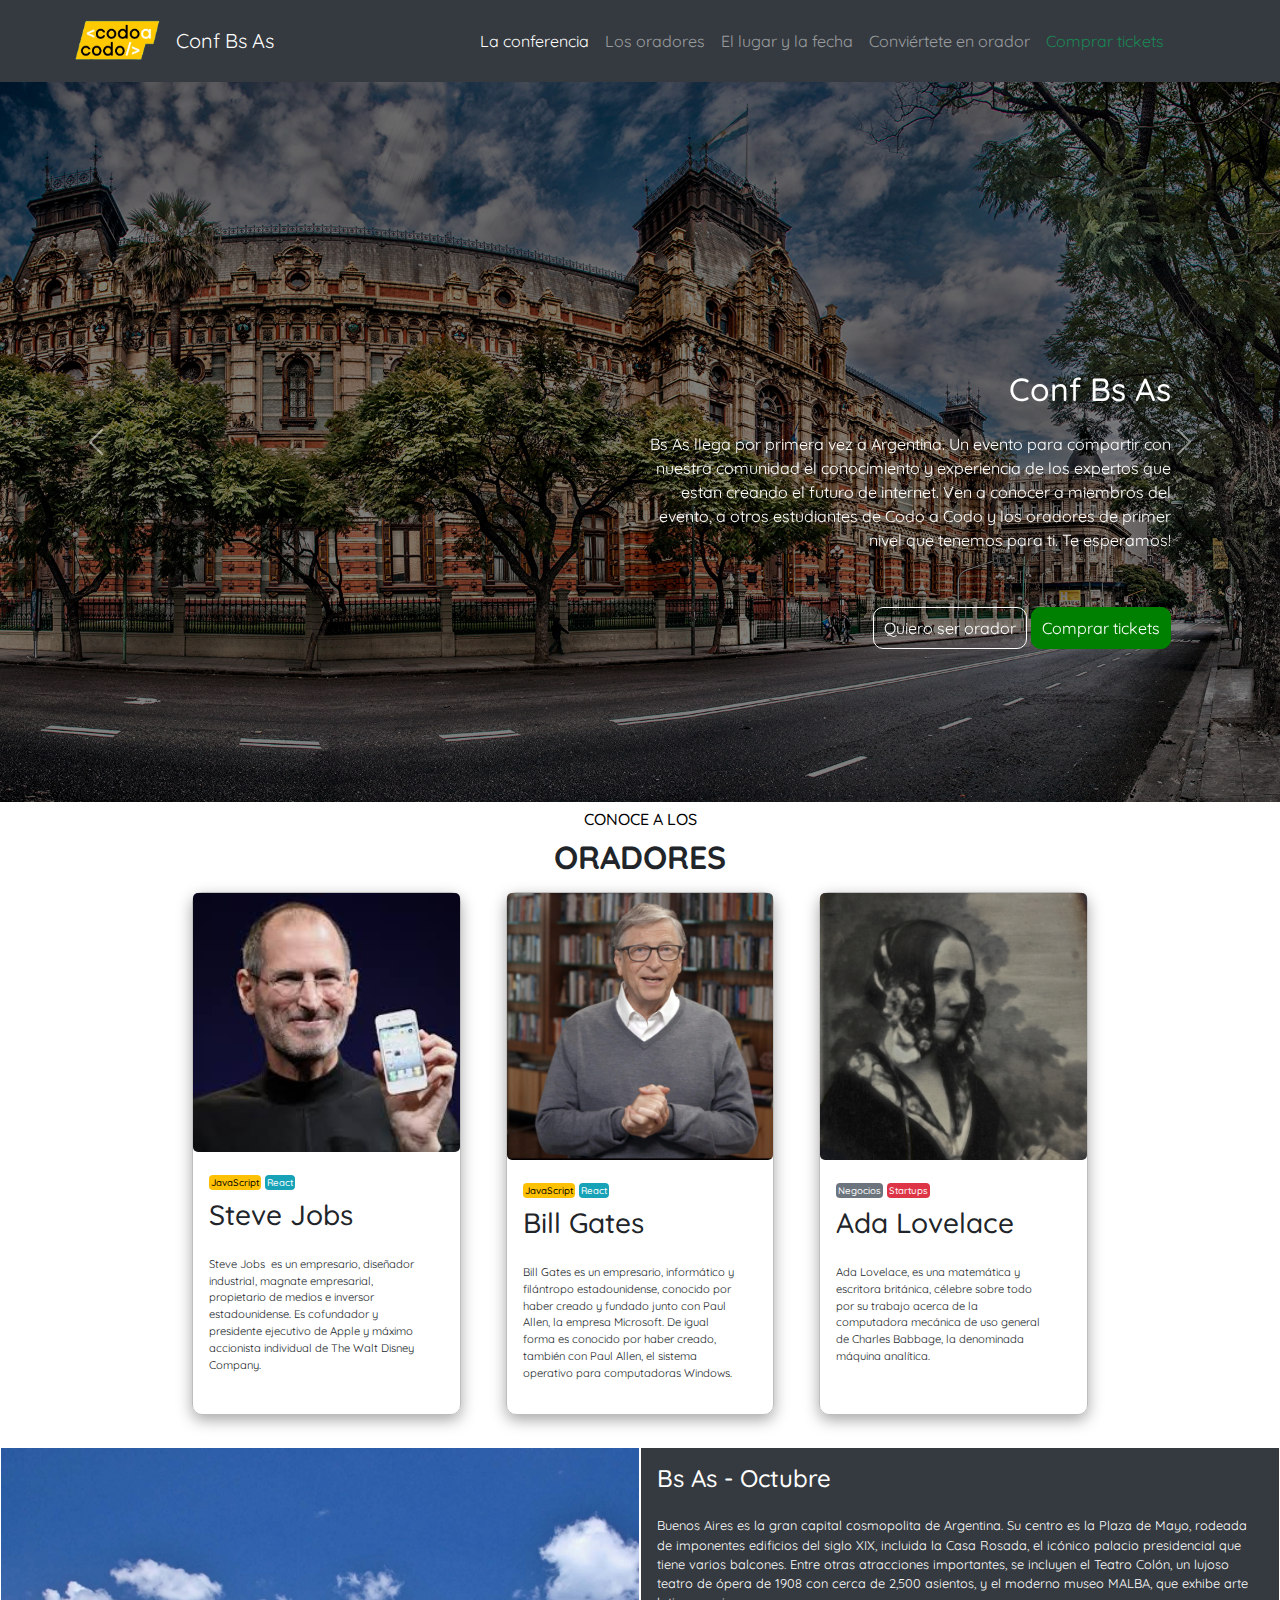
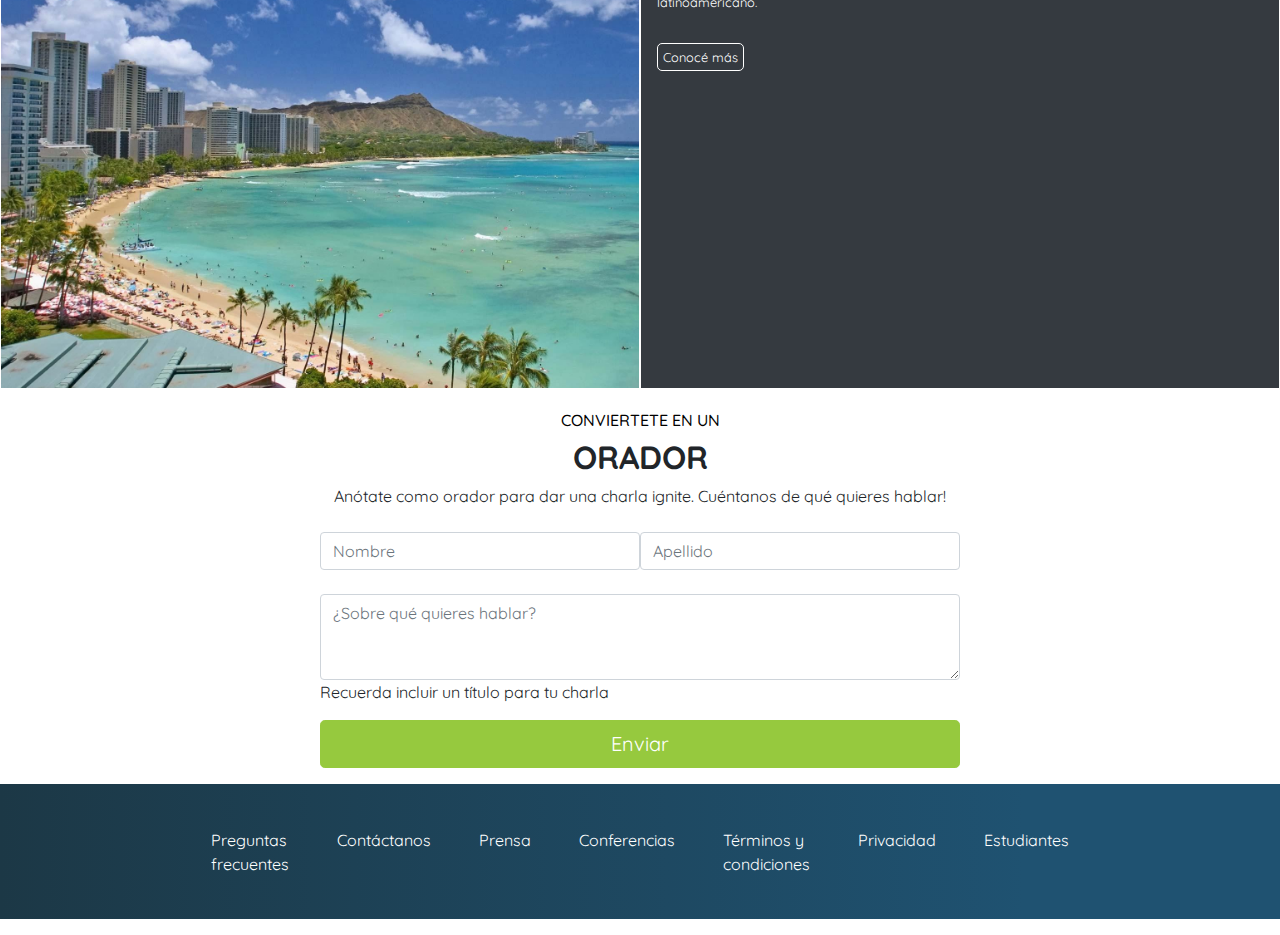
<file: index.html>
<!DOCTYPE html>
<html lang="es">

    <head>
        <meta charset="UTF-8">
        <meta http-equiv="X-UA-Compatible" content="IE=edge">
        <meta name="viewport" content="width=device-width, initial-scale=1.0">
        <title>Proyecto</title>
        <link rel="shorcut icon" href="favicon.ico">
        <link rel="stylesheet" href="./css/bootstrap.min.css">
        <link rel="stylesheet" href="./css/style.css">
        <link rel="preconnect" href="https://fonts.googleapis.com">
        <link rel="preconnect" href="https://fonts.gstatic.com" crossorigin>
        <style>@import url('https://fonts.googleapis.com/css2?family=Quicksand:wght@300;400;600;700&display=swap');</style>
    </head>

    <body>
        <!-- 
            <header class="header_flex">
            <div class="header_logo">
                <img class="img_logo" src="./assets/imagenes/codoacodo.png" alt="Logo Codo a Codo" loading="lazy">
                <h2 class="title_logo">Conf Bs As </h2>
            </div>
            <nav class="header_links">
                <a class="link color_blanco" href="#">La conferencia</a>
                <a class="link" href="#oradores">Los oradores</a>
                <a class="link" href="#lugaryfecha">El lugar y la fecha</a>
                <a class="link" href="#contacto">Conviértete en orador</a>
                <a class="link color_verde" href="./pages/comprartickets.html">Comprar tickets</a>
            </nav>     
        </header>
        -->

        <nav class="navbar navbar-expand-lg navbar-light bgcolorgris">
            <div class="container-fluid mx-5">
                <img class="img_logo" src="./assets/imagenes/codoacodo.png" alt="Logo Codo a Codo" loading="lazy">
                <a class="navbar-brand text-white" href="#">Conf Bs As</a>
              <button class="navbar-toggler" type="button" data-bs-toggle="collapse" data-bs-target="#navbarSupportedContent" aria-controls="navbarSupportedContent" aria-expanded="false" aria-label="Toggle navigation ">
                <span class="navbar-toggler-icon"></span>
              </button>
              <div class="collapse navbar-collapse justify-content-end mx-5" id="navbarSupportedContent">
                <ul class="navbar-nav mb-2 mb-lg-0 bg ">
                    <li class="nav-item">
                        <a class="nav-link active text-white" aria-current="page" href="#">La conferencia</a>
                      </li>
                      <li class="nav-item">
                        <a class="nav-link text-white-50" href="#oradores">Los oradores</a>
                      </li>
                      <li class="nav-item">
                        <a class="nav-link text-white-50" href="#lugaryfecha">El lugar y la fecha</a>
                      </li>
                      <li class="nav-item">
                        <a class="nav-link text-white-50" href="#contacto">Conviértete en orador</a>
                      </li>
                      <li class="nav-item">
                        <a class="nav-link text-success" href="./pages/comprartickets.html">Comprar tickets</a>
                      </li>
              </div>
            </div>
          </nav>
        
        <!-- 
        <main>
            <section class="section_main">
                <div class="div_main">
                    <h1 class="h1_main">Conf Bs As</h1>
                    <p class="p_main">Bs As llega por primera vez a Argentina. Un evento para compartir con <br> nuestra comunidad el conocimiento y experiencia de los expertos que <br> estan creando el futuro de internet. Ven a conocer a miembros del <br>evento, a otros estudiantes de Codo a Codo y los oradores de primer <br>nivel que tenemos para ti. Te esperamos!</p>
                    <div class="botones_main">

                        <a class="boton_contacto" href="./pages/contacto.html">Quiero ser orador</a>
                        <a class="boton_tickets" href="./pages/comprartickets.html">Comprar tickets</a>
                    
                    </div>
                   </div>
            </section>
        </main>
        -->
        <main>  
            <section>
              <div id="carouselExampleFade" class="carousel slide carousel-fade carousel_absolute" data-bs-ride="carousel">
                <div class="carousel-inner menosbrillo">
                  <div class="carousel-item active">
                    <img src="./assets/imagenes/ba1.jpg" class="d-block w-100" alt="Imagen de Buenos Aires">
                  </div>
                  <div class="carousel-item">
                    <img src="./assets/imagenes/ba2.jpg" class="d-block w-100" alt="Imagen de Buenos Aires">
                  </div>
                  <div class="carousel-item">
                    <img src="./assets/imagenes/ba3.jpg" class="d-block w-100" alt="Imagen de Buenos Aires">
                  </div>
                </div>
                <button class="carousel-control-prev" type="button" data-bs-target="#carouselExampleFade" data-bs-slide="prev">
                  <span class="carousel-control-prev-icon" aria-hidden="true"></span>
                  <span class="visually-hidden">Previous</span>
                </button>
                <button class="carousel-control-next" type="button" data-bs-target="#carouselExampleFade" data-bs-slide="next">
                  <span class="carousel-control-next-icon" aria-hidden="true"></span>
                  <span class="visually-hidden">Next</span>
                </button>
              </div>
              <div class="div_main">
                <h1>Conf Bs As</h1>
                <p class="p_main">Bs As llega por primera vez a Argentina. Un evento para compartir con <br> nuestra comunidad el conocimiento y experiencia de los expertos que <br> estan creando el futuro de internet. Ven a conocer a miembros del <br>evento, a otros estudiantes de Codo a Codo y los oradores de primer <br>nivel que tenemos para ti. Te esperamos!</p>
                <div class="mt-3 botones_main">
                  <a class="boton_contacto" href="#contacto">Quiero ser orador</a>
                  <a class="boton_tickets" href="./pages/comprartickets.html">Comprar tickets</a>
                </div>
              </div>
            </section>
          
        </main>


        <section id="oradores">
            <div class="section_titulo">
                <h6>CONOCE A LOS</h6>
                <h2 class="fw-bold">ORADORES</h2>
            </div>
            
            <div class="padre_tarjetas">
                <div class="tarjetas_flex">
                    <div class="tarjeta">
                        <img class="tarjeta_img" src="./assets/imagenes/steve.jpg" alt="Foto de Steve Jobs" loading="lazy">
                        <div class="tarjeta_contenido">
                            <h4 class="orador_caja fondo_yellow">JavaScript</h4>
                            <h4 class="orador_caja fondo_cian">React</h4>
                            <h3 class="orador_name">Steve Jobs</h3>
                            <div class="tarjeta_parrafo">
                                <p>Steve Jobs ​​​​ es un empresario, diseñador industrial, magnate empresarial, propietario de medios e inversor estadounidense. Es cofundador y presidente ejecutivo de Apple​ y máximo accionista individual de The Walt Disney Company.</p>
                            </div>
                        </div>
                    </div>
                
                    <div class="tarjeta">
                        <img class="tarjeta_img" src="./assets/imagenes/bill.jpg" alt="Foto de Bill Gates" loading="lazy">
                        <div class="tarjeta_contenido">
                            <h4 class="orador_caja fondo_yellow">JavaScript</h4>
                            <h4 class="orador_caja fondo_cian">React</h4>
                            <h3 class="orador_name">Bill Gates</h3>
                            <div class="tarjeta_parrafo">
                                <p>Bill Gates es un empresario, informático y filántropo estadounidense, conocido por haber creado y fundado junto con Paul Allen, la empresa Microsoft. De igual forma es conocido por haber creado, también con Paul Allen, el sistema operativo para computadoras Windows. </p>
                            </div>
                        </div>
                    </div>
                
                    <div class="tarjeta">
                        <img class="tarjeta_img" src="./assets/imagenes/ada.jpeg" alt="Foto de Ada Lovelace" loading="lazy">
                        <div class="tarjeta_contenido">
                            <h4 class="orador_caja fondo_gris">Negocios</h4>
                            <h4 class="orador_caja fondo_rojo">Startups</h4>
                            <h3 class="orador_name">Ada Lovelace</h3>
                            <div class="tarjeta_parrafo">
                                <p>Ada Lovelace, es una matemática y escritora británica, célebre sobre todo por su trabajo acerca de la computadora mecánica de uso general de Charles Babbage, la denominada máquina analítica.</p>
                            </div>
                        </div>
                    </div>
                </div>

            </div>

        </section>

        <section id="lugaryfecha" class="section_dividida">

            <div class="contenido_izq">

            </div>


            <div class="contenido_der">
                <h3 class="titulo_der" >Bs As - Octubre</h3>
                <p class="parrafo_der" >Buenos Aires es la gran capital cosmopolita de Argentina. Su centro es la Plaza de Mayo, rodeada de imponentes edificios del siglo XIX, incluida la Casa Rosada, el icónico palacio presidencial que tiene varios balcones. Entre otras atracciones importantes, se incluyen el Teatro Colón, un lujoso teatro de ópera de 1908 con cerca de 2,500 asientos, y el moderno museo MALBA, que exhibe arte latinoamericano.</p>
                <div class="padre_boton_der">
                    <a class="boton_der" href="./pages/comprartickets.html">Conocé más</a>
                </div>
                </div>

        </section>
        
        <section id="contacto">
    
                <div class="section_titulo" >
                    <h6>CONVIERTETE EN UN</h3>
                    <h2 class="fw-bold">ORADOR</h2>
                    <p class="p_contacto">Anótate como orador para dar una charla ignite. Cuéntanos de qué quieres hablar!</p>
                </div>
            
                <form>
                    <div class="form-row d-flex width50">
                      <div class="col">
                        <input type="text" class="form-control" placeholder="Nombre">
                      </div>
                      <div class="col">
                        <input type="text" class="form-control" placeholder="Apellido">
                      </div>
                    </div>

                    <div class="form-group width50">
                        <label for="exampleFormControlTextarea1"></label>
                        <textarea class="form-control" id="exampleFormControlTextarea1" rows="3" placeholder="¿Sobre qué quieres hablar?"></textarea>
                        <p  class="mx-auto fs-6">Recuerda incluir un título para tu charla</p>
                        <button type="button" class="btn btn-success btn-lg w-100">Enviar</button>
                    </div>

                </form>

        <footer>
            <div class="footermargin">
              <ul class="nav justify-content-center bgcolorgradiente altofooter align-content-center mb-3 mt-3">
                <li class="nav-item">
                  <a class="nav-link text-white p-4" href="#">Preguntas<br> frecuentes</a>
                </li>
                <li class="nav-item">
                  <a class="nav-link text-white p-4" href="#">Contáctanos</a>
                </li>
                <li class="nav-item">
                  <a class="nav-link text-white p-4" href="#">Prensa</a>
                </li>
                <li class="nav-item">
                  <a class="nav-link text-white p-4" href="#">Conferencias</a>
                </li>
                <li class="nav-item">
                  <a class="nav-link text-white p-4" href="#">Términos y <br> condiciones</a>
                </li>
                <li class="nav-item">
                  <a class="nav-link text-white p-4" href="#">Privacidad</a>
                </li>
                <li class="nav-item">
                  <a class="nav-link text-white p-4" href="#">Estudiantes</a>
                </li>
                
              </ul>
            </div>
            

        </footer>

                <!-- 
                <form>
                    <div class="row">
                      <div class="col">
                        <input type="text" class="form-control" placeholder="First name">
                      </div>
                      <div class="col">
                        <input type="text" class="form-control" placeholder="Last name">
                      </div>
                    </div>
                  </form>

                <div class="form_orador">
                    <div class="form_data">
                        <input type="text" placeholder="Nombre">
                        <input type="text" placeholder="Apellido">
                    </div>
                    <div class="form_text">
                        <textarea name="" id="" cols="30" rows="10" placeholder="¿Sobre qué quieres hablar?"></textarea>
                    </div>
                        <p>Recuerda incluir un título para tu charla</p>
                    <div>
                        <input type="submit">
                    </div>
                </div>
            </form>   
                

        </section>

        <footer>
            <a href="">Preguntas frecuentes</a>
            <a href="">Contáctanos</a>
            <a href="">Prensa</a>
            <a href="">Conferencias</a>
            <a href="">Términos y condiciones</a>
            <a href="">Privacidad</a>
            <a href="">Estudiantes</a>
        </footer>

        -->

        
        <script src="./js/bootstrap.bundle.min.js"></script>

    </body>

</html>
</file>
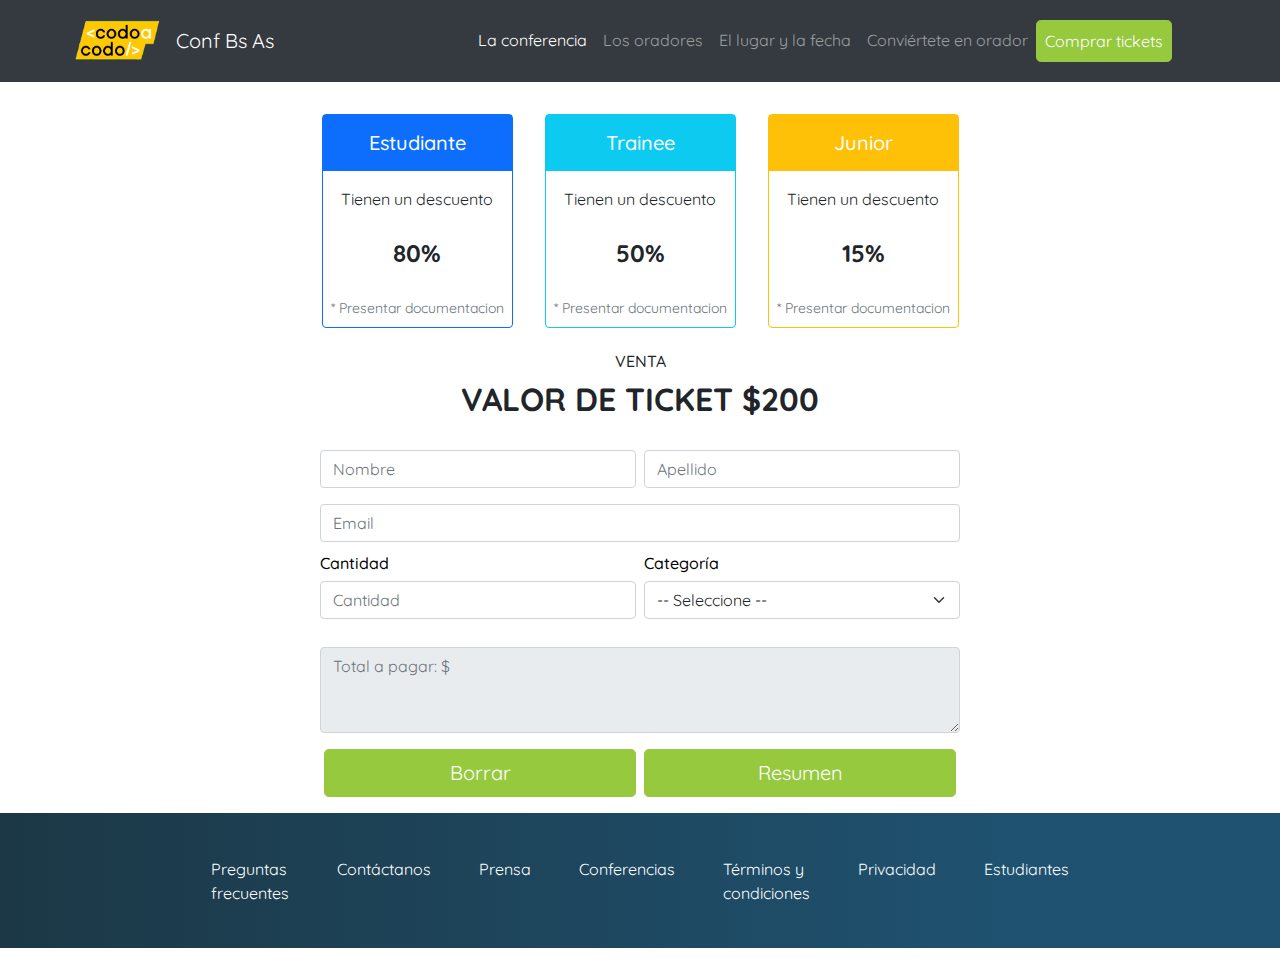
<file: pages/comprartickets.html>
<!DOCTYPE html>
<html lang="es">
<head>
    <meta charset="UTF-8">
    <meta http-equiv="X-UA-Compatible" content="IE=edge">
    <meta name="viewport" content="width=device-width, initial-scale=1.0">
    <title>Comprar tickets</title>
    <link rel="shorcut icon" href="../favicon.ico">
    <link rel="stylesheet" href="../css/bootstrap.min.css">
    <link rel="stylesheet" href="../css/style.css">
    <link rel="preconnect" href="https://fonts.googleapis.com">
    <link rel="preconnect" href="https://fonts.gstatic.com" crossorigin>
    <style>@import url('https://fonts.googleapis.com/css2?family=Quicksand:wght@300;400;600;700&display=swap');</style>
    
</head>
<body>

    <nav class="navbar navbar-expand-lg navbar-light bgcolorgris">
        <div class="container-fluid mx-5">
            <img class="img_logo" src="../assets/imagenes/codoacodo.png" alt="Logo Codo a Codo" loading="lazy">
            <a class="navbar-brand text-white" href="#">Conf Bs As</a>
            <button class="navbar-toggler" type="button" data-bs-toggle="collapse" data-bs-target="#navbarSupportedContent" aria-controls="navbarSupportedContent" aria-expanded="false" aria-label="Toggle navigation ">
            <span class="navbar-toggler-icon"></span>
            </button>
          <div class="collapse navbar-collapse  justify-content-end mx-5" id="navbarSupportedContent">
            <ul class="navbar-nav mb-2 mb-lg-0 bg ">
                <li class="nav-item">
                    <a class="nav-link active text-white" aria-current="page" href="../index.html">La conferencia</a>
                  </li>
                  <li class="nav-item">
                    <a class="nav-link text-white-50" href="../index.html">Los oradores</a>
                  </li>
                  <li class="nav-item">
                    <a class="nav-link text-white-50" href="../index.html">El lugar y la fecha</a>
                  </li>
                  <li class="nav-item">
                    <a class="nav-link text-white-50" href="../index.html">Conviértete en orador</a>
                  </li>
                  <li class="nav-item">
                    <a class="nav-link btn btn-success rounded-3 text-white" href="#">Comprar tickets</a>
                  </li>
          </div>
        </div>
      </nav>

      <div>

        <div class="card-group">
          <div class="text-center d-flex justify-content-center me-auto ms-auto" >
            <div class="card border-primary cards_tickets">
              <div class="card-body">
                <h5 class="card_ticket_title card-title bg-primary  text-white">Estudiante</h5>
                <p class="card-text p-2">Tienen un descuento</p>
                <p class="card-text fs-4 fw-bold ">80%</p>
                <p class="card-text p-2"><small class="text-muted">* Presentar documentacion</small></p>
              </div>
            </div>
            <div class="card border-info cards_tickets">
              <div class="card-body">
                <h5 class="card_ticket_title card-title bg-info text-white">Trainee</h5>
                <p class="card-text p-2">Tienen un descuento</p>
                <p class="card-text fs-4 fw-bold">50%</p>
                <p class="card-text p-2"><small class="text-muted">* Presentar documentacion</small></p>
              </div>
            </div>
            <div class="card border-warning cards_tickets">
              <div class="card-body">
                <h5 class="card_ticket_title card-title bg-warning text-white">Junior</h5>
                <p class="card-text p-2">Tienen un descuento</p>
                <p class="card-text fs-4 fw-bold">15%</p>
                <p class="card-text p-2"><small class="text-muted">* Presentar documentacion</small></p>
              </div>
            </div>
          </div>
        </div>
      </div>

      <div class="d-flex flex-column align-items-center">
          <h4 class="fs-6 mt-2">VENTA</h4>
          <h1 class="fs-2 fw-bold">VALOR DE TICKET $200</h1>
      </div>

      <form>
        <div class="form-row d-flex width50">
          <div class="my-2 me-1 col">
            <input id="nombre" type="text" class="form-control" placeholder="Nombre">
          </div>
          <div class="my-2 ms-1 col">
            <input id="apellido" type="text" class="form-control" placeholder="Apellido">
          </div>
        </div>
        <div class="my-2 col width50">
          <input id="email" type="text" class="form-control" placeholder="Email">
        </div>

        <div class="form-row d-flex width50">
          <div class="my-1 me-1 col">
            <h6 class="fs-6">Cantidad</h6>
            <input id="cantidad" type="text" class="form-control" placeholder="Cantidad">
          </div>
          <div class="my-1 ms-1 col">
            <h6 class="fs-6">Categoría</h6>
            <select id="selector" class="form-select" aria-label="Default select example">
              <option value="0" selected>-- Seleccione --</option>
              <option value="1">Sin categoria</option>
              <option value="2">Estudiante</option>
              <option value="3">Trainee</option>
              <option value="4">Junior</option>
            </select>
          </div>
        </div>


        <div class="form-group width50">
            <label for="exampleFormControlTextarea1"></label>
            <textarea class="form-control" id="exampleFormControlTextarea1" rows="3" placeholder="Total a pagar: $" disabled readonly></textarea>
            <div class="d-flex justify-content-between my-3">
              <button id="btnBorrar" type="button" class="btn btn-success btn-lg w-100 mx-1">Borrar</button>
              <button id="btnResumen" type="button" class="btn btn-success btn-lg w-100 mx-1">Resumen</button>
            </div>
        </div>

    </form>

      <footer>
        <div class="footermargin">
          <ul class="nav justify-content-center bgcolorgradiente altofooter align-content-center mb-3 mt-3">
            <li class="nav-item">
              <a class="nav-link text-white p-4" href="#">Preguntas<br> frecuentes</a>
            </li>
            <li class="nav-item">
              <a class="nav-link text-white p-4" href="#">Contáctanos</a>
            </li>
            <li class="nav-item">
              <a class="nav-link text-white p-4" href="#">Prensa</a>
            </li>
            <li class="nav-item">
              <a class="nav-link text-white p-4" href="#">Conferencias</a>
            </li>
            <li class="nav-item">
              <a class="nav-link text-white p-4" href="#">Términos y <br> condiciones</a>
            </li>
            <li class="nav-item">
              <a class="nav-link text-white p-4" href="#">Privacidad</a>
            </li>
            <li class="nav-item">
              <a class="nav-link text-white p-4" href="#">Estudiantes</a>
            </li>
            
          </ul>
        </div>
        

    </footer>

      <script src="../js/main.js"></script>
      <script src="../js/bootstrap.bundle.min.js"></script>
    
</body>
</html>
</file>
<file: css/style.css>
* {
    margin: 0;
    font-family: 'Quicksand', sans-serif;
}

.header_flex {
    width: 100%;
    background-color: #353A40;
    display: flex;
    position: fixed;
}

.bgcolorgris {
    background-color: #353A40;
}

.header_logo {
    align-items: center;
    width: 40%;
    padding-left: 3rem;
    color: white;
    display: inline-flex;
}

.img_logo {
    width: 10%;
}
.title_logo {
    font-size: 1.2rem;
    font-weight: lighter;
}


 /*  
.section_main {
    background-image: linear-gradient(to right,rgb(0 0 0 /.5),rgb(0 0 0 /.5)), url(../assets/imagenes/ba1.jpg);
    background-size: cover;
    background-position: center;
    height: 100vh;
    width: 100%;
    display: flex;
    align-items:center;
    justify-content: flex-end;
}
*/

.gradiente_main {
    background-image: linear-gradient(to right,rgb(0 0 0 /.5),rgb(0 0 0 /.5)),
}

.div_main {
    display: flex;
    align-items:flex-end;
    justify-content: flex-end;
    flex-direction: column;
    position: absolute;
    top: 370px; left: 650px;
    z-index: 100;
    color: white;
    text-align: end;
}

.menosbrillo {
    filter: brightness(50%);
}

h1 {
    font-size: 2rem;
    padding-bottom: 1rem;
}

.botones_main {
    padding-top: 2rem;
    
}

.boton_contacto {
    border: 1px solid #ffffff;
    padding: 10px;
    color: #ffffff; 
    text-decoration: none; 
    border-radius: 10px; 

}

.boton_tickets {
    border: 1px solid #008000;
    padding: 10px;
    background-color: #008000;
    color: #ffffff;
    text-decoration: none;
    border-radius: 10px;
}

.header_links {
    width: 60%;
    padding-right: 3rem;
    display: flex;
    align-items: center;
    justify-content: space-between;
}

.link {
    text-decoration: none;
    font-size: 1rem;
    color: rgb(192, 192, 192);
}

.color_verde {
    color: #008000;
}

.color_blanco {
    color: white;
}

.section_titulo {
    display: flex;
    flex-direction: column;
    align-items:center;
    padding-top: .5rem;
    padding-bottom: .5rem;
}


.padre_tarjetas {
    width: 100%;
    display: flex;
    justify-content: center;
    align-items: center;
    margin-bottom: 2rem;
}

.tarjetas_flex {
    width: 70%;
    display: flex;
    justify-content: space-between;
}

.tarjeta {
    width: 30%;
    border: 1px solid rgb(190, 190, 190);
    border-radius: 10px;
    box-shadow: rgba(0, 0, 0, 0.35) 0px 5px 15px;
}

.tarjeta_parrafo {
    width: 90%;
    font-size: 0.7rem;
    padding-top: 1rem;
}

.tarjeta_img {
    width: 100%;
    border-radius: 5px;
}

.tarjeta_contenido {
    padding: 1rem;
}

.orador_caja {
    color: #ffffff;
    font-size: .6rem;
    display: inline-block;
    padding: 2px;
    border-radius: 4px;
}

.fondo_yellow {
    background-color: #ffc104;
    color: black;
}

.fondo_cian {
    background-color: #17a2b7;
}

.fondo_gris {
    background-color: #6c757e;
}

.fondo_rojo {
    background-color: #dd3546;
}

.section_dividida {
    display: flex;
    height: 60vh;
    margin-bottom: 1rem;
}

.contenido_izq {
    height: 100%;
    width: 50%;
    margin: 1px;
    background-image: url("../assets/imagenes/honolulu.jpg");
    background-size: cover;
}

.contenido_der {
    height: 100%;
    width: 50%;
    margin: 1px;
    background-color: #353A40;
    color: white;
    display: flex;
    flex-direction: column;
    align-items: flex-start;
}

.titulo_der {
    padding-top: 1rem;
    padding-left: 1rem;
    font-size: 1.5rem;
}

.parrafo_der {
    padding: 1rem;
 font-size: 0.8rem;
}

.padre_boton_der {
    padding-left: 1rem;
}

.boton_der {
    font-size: 0.8rem;
    border: 1px solid white;
    padding: 5px;
    background-color:none;
    color: #ffffff;
    text-decoration: none;
    border-radius: 5px;
}

h6 {
    font-weight: 500;
    color: black;
}

.width50 {
    width: 50%;
    margin: 0 auto;
}

.bgcolorgradiente {
    background: #1c3846;
background: linear-gradient(90deg,#1c3846 0%, #1f5271 80%);
}

.altofooter {
    height: 15vh;
}

.card-group {
    margin-top: 1rem;
}

.card {
    margin: 1rem;
}

.card-body {
    padding: 0%;
}

.card-title {
    padding: 1rem;
}


@media screen and (max-width:576px) {
    
    .header_flex{
        flex-direction: column;
    }

    .header_logo {
        width: 100%;
        justify-content: space-evenly;
        padding: initial;
    }
    .header_links {
        width: 100%;
        flex-direction: column;
        padding: initial;
    }

    .carousel_absolute {
        position: absolute;
    }

    .div_main {
        position: relative;
        font-size: 0.8rem;
        top:50px;
        left: 0px;
    }

    .carousel-item {
        width:fit-content;
    }

    h1 {
        margin: auto;
    }

    .p_main {
        font-size: 1rem;
        text-align: center;

    }

    .botones_main {
        margin-right: auto;
        margin-left:auto;
    }

   .tarjetas_flex{
    flex-direction: column;
   }  

   .tarjeta {
    width: 100%;
    margin-top: 2rem;
   }

   .tarjeta_parrafo {
    font-size: 1rem;
   }

   .section_dividida {
    flex-direction: column;
    height: 100vh;
   }

   .contenido_izq  {
    width: 100%;
    margin: 0;
    background-size:cover;
   }

   .contenido_der {
    width: 100%;
    margin: 0;
   }

   .titulo_der {
    margin: auto;
   }

   .padre_boton_der {
    margin: auto;
    padding-bottom: 1rem;
   }

   .p_contacto {
    margin: 1.3rem;
    text-align: center;
   }

   .altofooter {
    flex-wrap: wrap;
    margin: 0 auto;
    height:initial;
   }  

   .footermargin{
    margin-top: 5rem;

   }

   .section_titulo {
    margin-top: 2rem;
   }

   .width50 {
    width: 85%;
   }

   .parrafo_der {
    font-size: large;
   }

   .h1_main {
    font-size:3rem;
   }

   .img_logo {
    width: 40%;
   }

   .boton_der{
    font-size: 1.2rem;
   }

   .navbar-brand {
    font-size: 1.2rem;
   }

   .cards_tickets {
    height: 30vh;
    font-size: small;
    margin: 0.3rem;
   }

   .card_ticket_title {
    font-size: 1rem;
   }
}


@media screen and (max-width:992px) {

}
</file>
